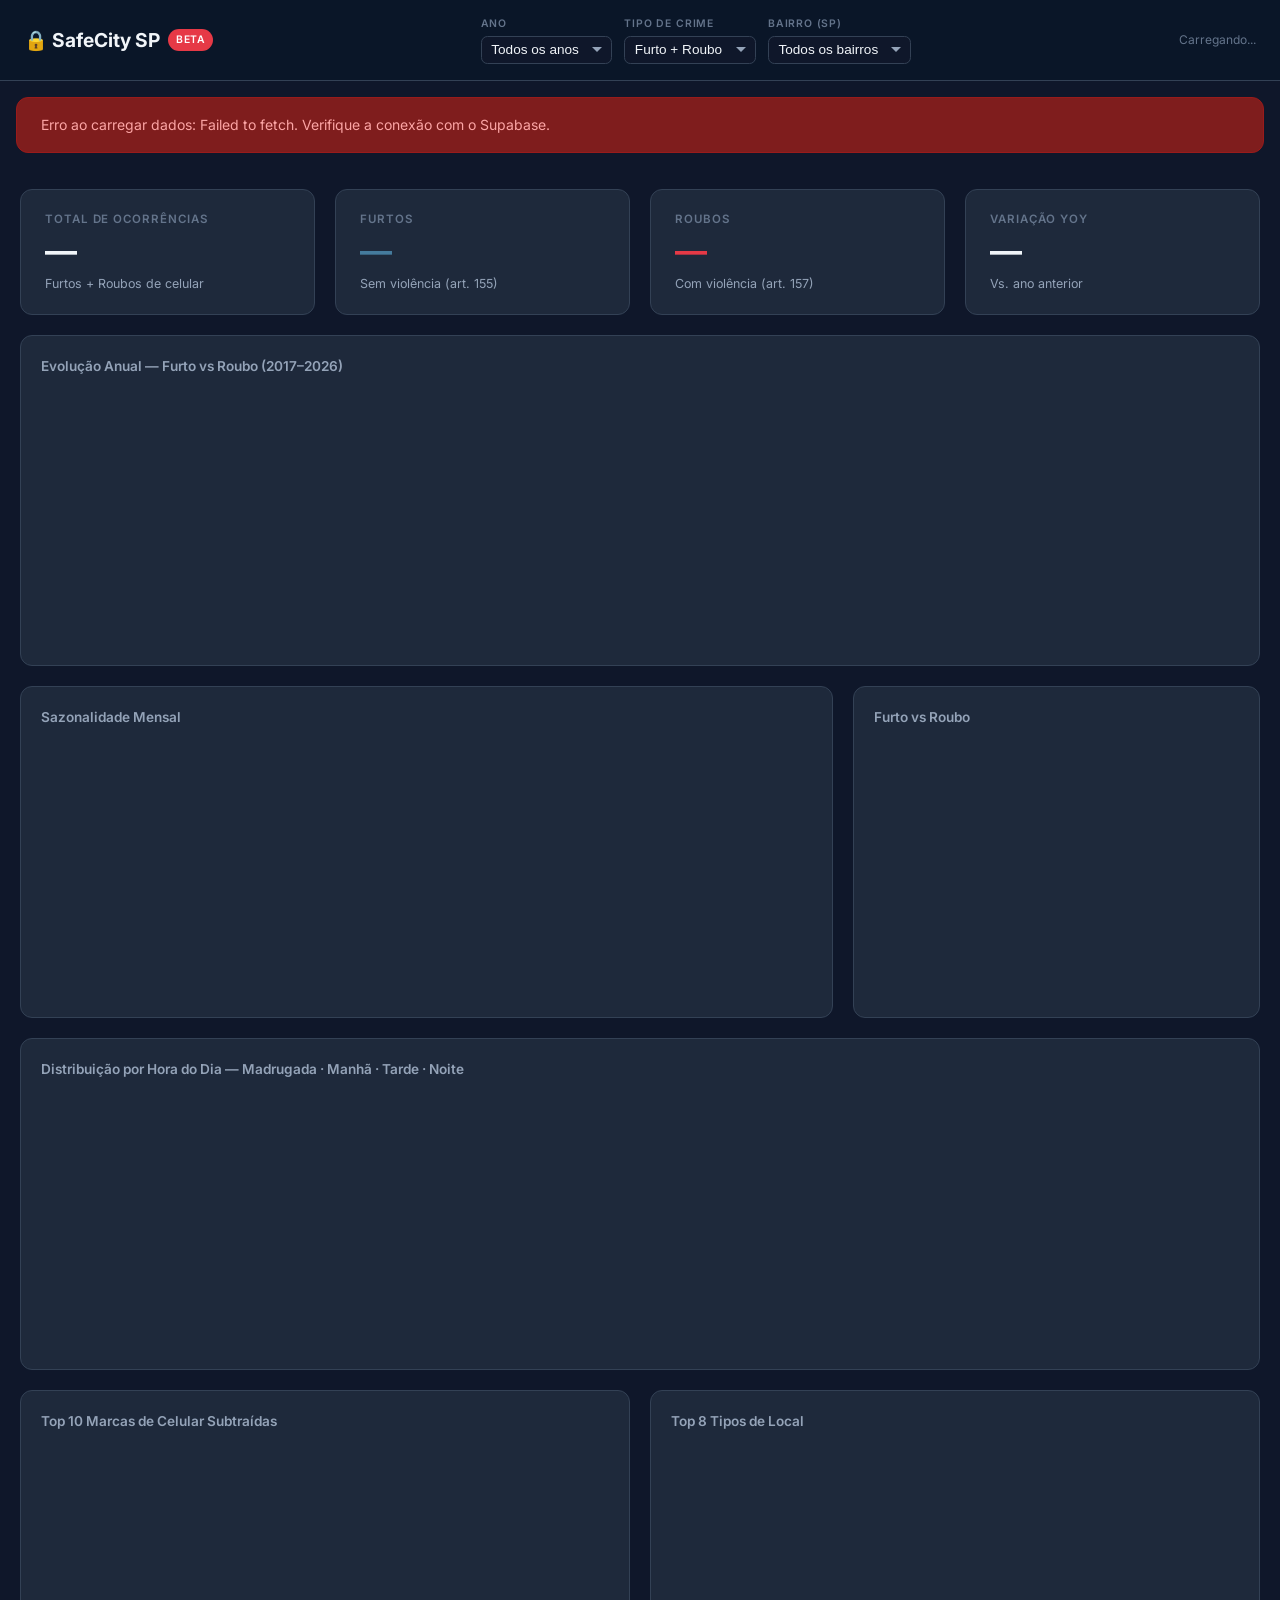
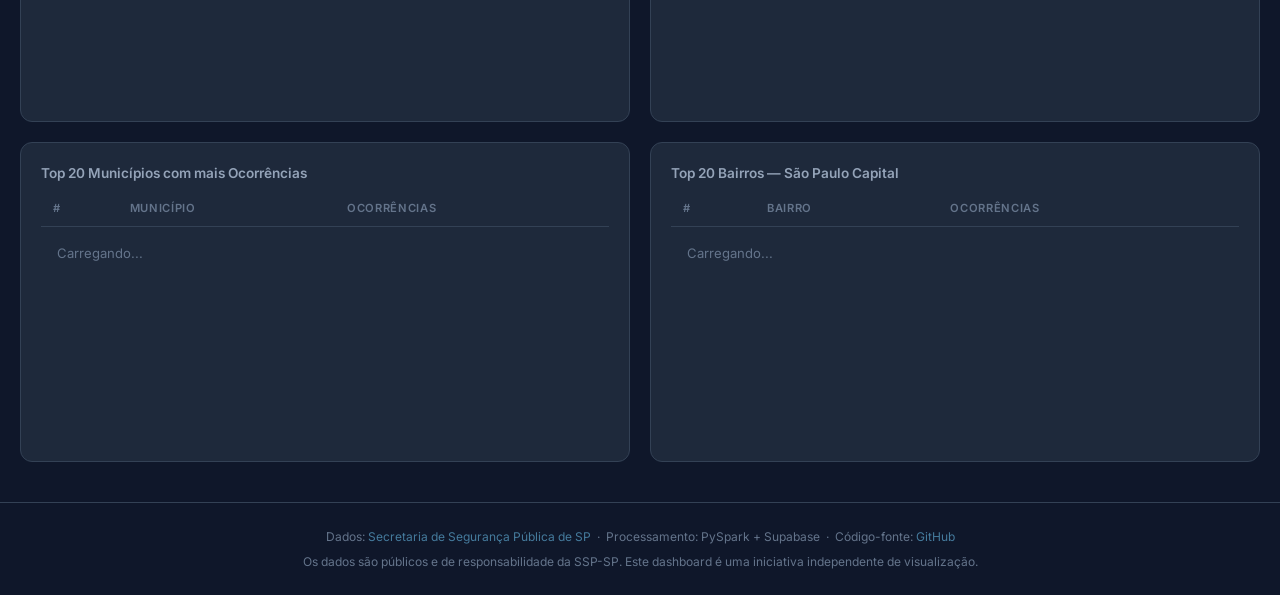
<file: web/index.html>
<!DOCTYPE html>
<html lang="pt-BR">
<head>
  <meta charset="UTF-8" />
  <meta name="viewport" content="width=device-width, initial-scale=1.0" />
  <meta name="description" content="SafeCity SP — Dashboard de roubos e furtos de celulares em São Paulo (2017–2026). Dados públicos da SSP-SP." />
  <title>SafeCity SP — Roubos de Celulares</title>

  <!-- Inter font — carregada do Google Fonts para tipografia limpa e legível -->
  <link rel="preconnect" href="https://fonts.googleapis.com" />
  <link href="https://fonts.googleapis.com/css2?family=Inter:wght@400;500;600;700&display=swap" rel="stylesheet" />

  <!-- Plotly.js via CDN com versão fixada — evita breaking changes silenciosos -->
  <script src="https://cdn.plot.ly/plotly-2.35.2.min.js"></script>

  <link rel="stylesheet" href="css/style.css" />

  <!-- Configuração do Supabase injetada aqui para que dashboard.js a leia via window.*
       MOTIVO: centralizar credenciais em uma única linha facilita o deploy no Vercel
               sem precisar de um bundler ou variáveis de ambiente no frontend.
               A ANON KEY é pública por design — dados da SSP-SP são públicos por lei. -->
  <script>
    window.SUPABASE_URL = 'https://zrfwudsvrikfevlmigvo.supabase.co';
    window.SUPABASE_KEY = 'eyJhbGciOiJIUzI1NiIsInR5cCI6IkpXVCJ9.eyJpc3MiOiJzdXBhYmFzZSIsInJlZiI6InpyZnd1ZHN2cmlrZmV2bG1pZ3ZvIiwicm9sZSI6ImFub24iLCJpYXQiOjE3NzY1NjY4NjMsImV4cCI6MjA5MjE0Mjg2M30.8KQccMInaRcTiPKaFfM3jUrErBkgXclDLV6MvkkGyeo';
  </script>
</head>
<body>

  <!-- ── Loading overlay ──────────────────────────────────────────────────── -->
  <div id="loading" class="loading-overlay">
    <div class="spinner"></div>
    <p>Carregando dados de segurança pública...</p>
  </div>

  <!-- ── Header ───────────────────────────────────────────────────────────── -->
  <header class="site-header">
    <h1>
      🔒 SafeCity SP
      <span class="badge">Beta</span>
    </h1>

    <!-- Filtros globais — aplicados a todos os gráficos simultaneamente -->
    <div class="filters">
      <div class="filter-group">
        <label for="filter-ano">Ano</label>
        <select id="filter-ano">
          <option value="">Todos os anos</option>
          <!-- Anos populados dinamicamente pelo dashboard.js após carregar os dados -->
        </select>
      </div>

      <div class="filter-group">
        <label for="filter-tipo">Tipo de crime</label>
        <select id="filter-tipo">
          <option value="">Furto + Roubo</option>
          <option value="Furto">Furto</option>
          <option value="Roubo">Roubo</option>
        </select>
      </div>

      <div class="filter-group">
        <label for="filter-bairro">Bairro (SP)</label>
        <select id="filter-bairro">
          <option value="">Todos os bairros</option>
          <!-- Bairros populados dinamicamente pelo dashboard.js após carregar os dados -->
        </select>
      </div>
    </div>

    <span class="header-meta" id="meta-periodo">Carregando...</span>
  </header>

  <!-- ── Banner de erro ───────────────────────────────────────────────────── -->
  <div id="error-banner" class="error-banner" style="margin:1rem;"></div>

  <!-- ── Dashboard principal ──────────────────────────────────────────────── -->
  <main class="dashboard">

    <!-- KPI Cards -->
    <section class="kpi-grid">
      <div class="kpi-card total">
        <span class="label">Total de Ocorrências</span>
        <span class="value" id="kpi-total">—</span>
        <span class="sub">Furtos + Roubos de celular</span>
      </div>
      <div class="kpi-card furto">
        <span class="label">Furtos</span>
        <span class="value" id="kpi-furto">—</span>
        <span class="sub">Sem violência (art. 155)</span>
      </div>
      <div class="kpi-card roubo">
        <span class="label">Roubos</span>
        <span class="value" id="kpi-roubo">—</span>
        <span class="sub">Com violência (art. 157)</span>
      </div>
      <div class="kpi-card yoy" id="card-yoy">
        <span class="label">Variação YoY</span>
        <span class="value" id="kpi-yoy">—</span>
        <span class="sub">Vs. ano anterior</span>
      </div>
    </section>

    <!-- Linha 1: Evolução anual (full width) -->
    <section class="chart-row cols-1">
      <div class="chart-card">
        <h2>Evolução Anual — Furto vs Roubo (2017–2026)</h2>
        <div id="chart-anual" class="plot-container"></div>
      </div>
    </section>

    <!-- Linha 2: Sazonalidade mensal + Furto vs Roubo donut -->
    <section class="chart-row cols-2-1">
      <div class="chart-card">
        <h2>Sazonalidade Mensal</h2>
        <div id="chart-mensal" class="plot-container"></div>
      </div>
      <div class="chart-card">
        <h2>Furto vs Roubo</h2>
        <div id="chart-tipo" class="plot-container"></div>
      </div>
    </section>

    <!-- Linha 3: Distribuição horária (full width) -->
    <section class="chart-row cols-1">
      <div class="chart-card">
        <h2>Distribuição por Hora do Dia — Madrugada · Manhã · Tarde · Noite</h2>
        <div id="chart-horario" class="plot-container"></div>
      </div>
    </section>

    <!-- Linha 4: Top marcas + Tipos de local -->
    <section class="chart-row cols-2">
      <div class="chart-card">
        <h2>Top 10 Marcas de Celular Subtraídas</h2>
        <div id="chart-marcas" class="plot-container"></div>
      </div>
      <div class="chart-card">
        <h2>Top 8 Tipos de Local</h2>
        <div id="chart-locais" class="plot-container"></div>
      </div>
    </section>

    <!-- Linha 5: Ranking de municípios + Ranking de bairros (SP) -->
    <section class="chart-row cols-2">

      <div class="chart-card">
        <h2>Top 20 Municípios com mais Ocorrências</h2>
        <div class="table-scroll">
          <table class="ranking-table">
            <thead>
              <tr>
                <th>#</th>
                <th>Município</th>
                <th>Ocorrências</th>
              </tr>
            </thead>
            <tbody id="tabela-municipios">
              <tr><td colspan="3" style="color:#64748b;padding:1rem;">Carregando...</td></tr>
            </tbody>
          </table>
        </div>
      </div>

      <div class="chart-card">
        <h2>Top 20 Bairros — São Paulo Capital</h2>
        <div class="table-scroll">
          <table class="ranking-table">
            <thead>
              <tr>
                <th>#</th>
                <th>Bairro</th>
                <th>Ocorrências</th>
              </tr>
            </thead>
            <tbody id="tabela-bairros">
              <tr><td colspan="3" style="color:#64748b;padding:1rem;">Carregando...</td></tr>
            </tbody>
          </table>
        </div>
      </div>

    </section>

  </main>

  <!-- ── Footer ───────────────────────────────────────────────────────────── -->
  <footer class="site-footer">
    <p>
      Dados: <a href="https://www.ssp.sp.gov.br/estatistica/consultas" target="_blank" rel="noopener">
        Secretaria de Segurança Pública de SP
      </a>
      &nbsp;·&nbsp;
      Processamento: PySpark + Supabase
      &nbsp;·&nbsp;
      Código-fonte: <a href="https://github.com/igorqv/safecity" target="_blank" rel="noopener">GitHub</a>
    </p>
    <p style="margin-top:0.4rem;">
      Os dados são públicos e de responsabilidade da SSP-SP. Este dashboard é uma iniciativa independente de visualização.
    </p>
  </footer>

  <!-- dashboard.js carregado ao final para garantir que o DOM esteja pronto -->
  <script src="js/dashboard.js"></script>

</body>
</html>
</file>
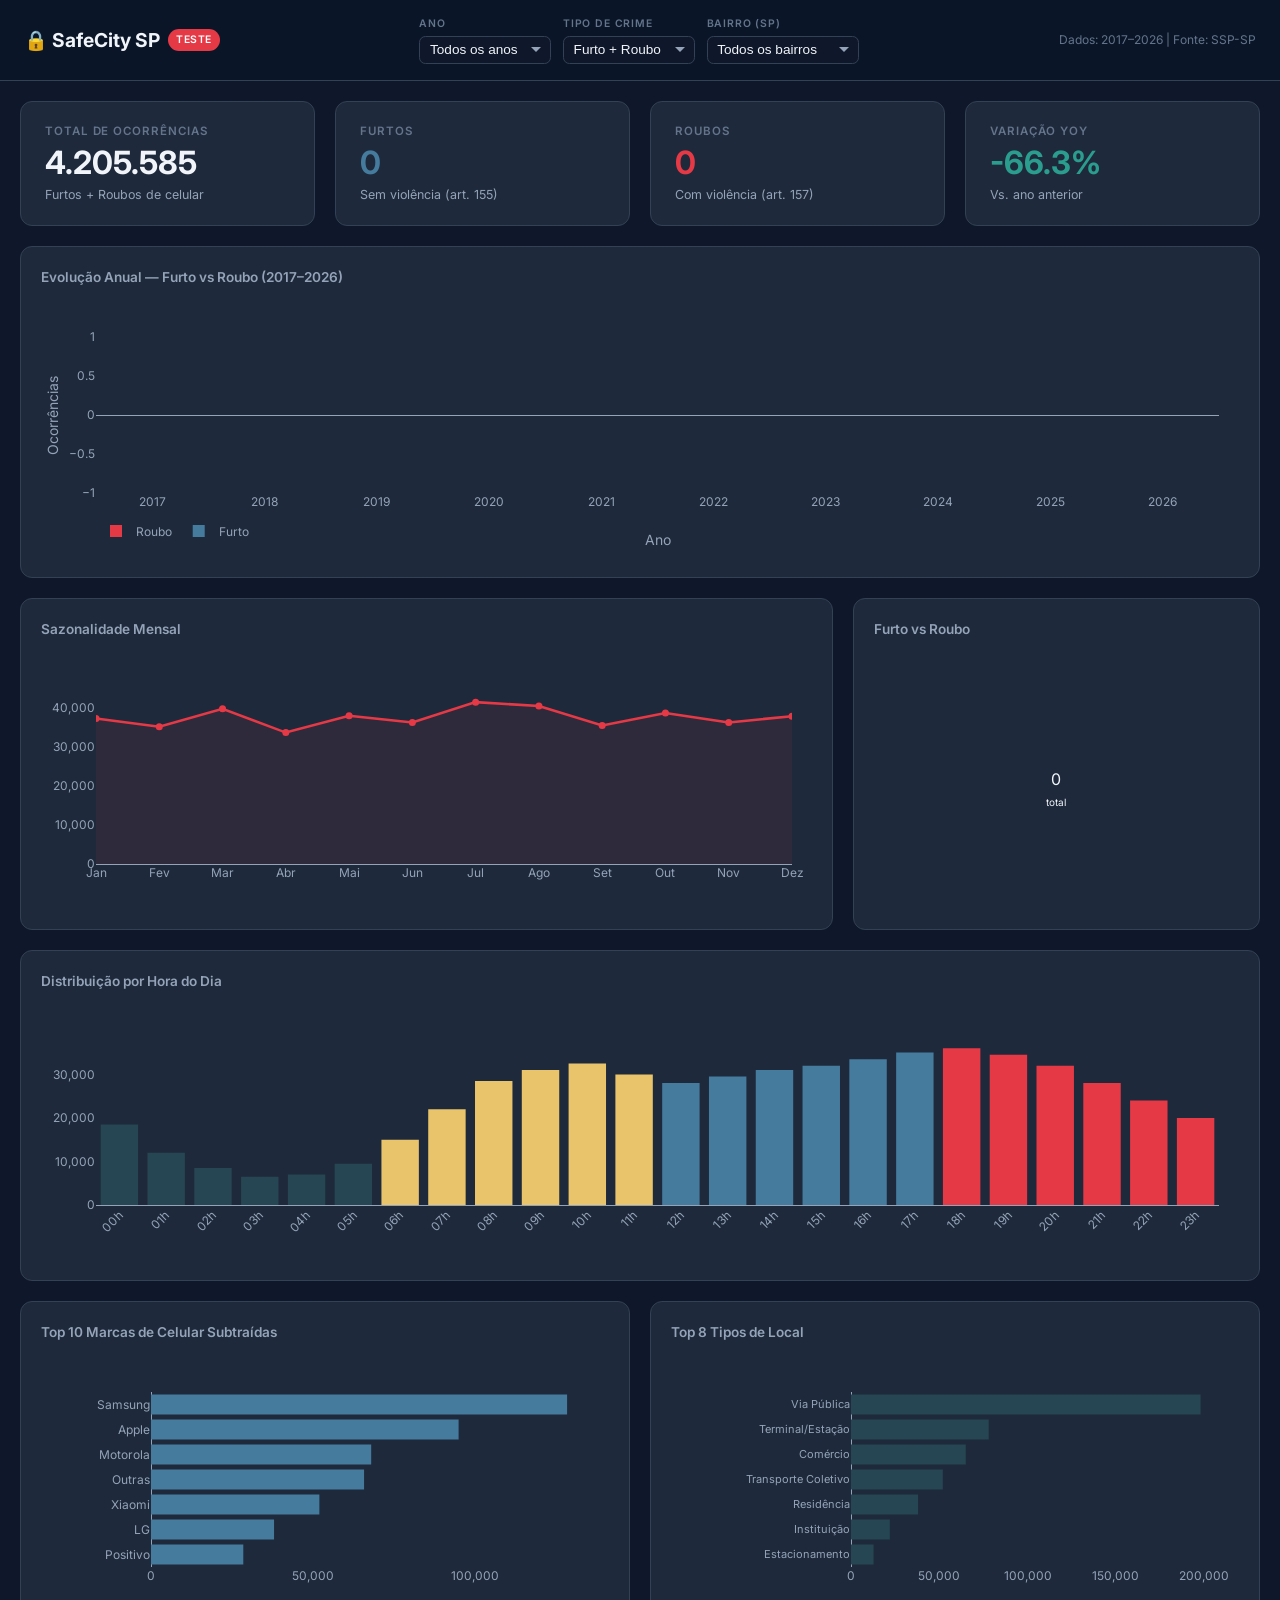
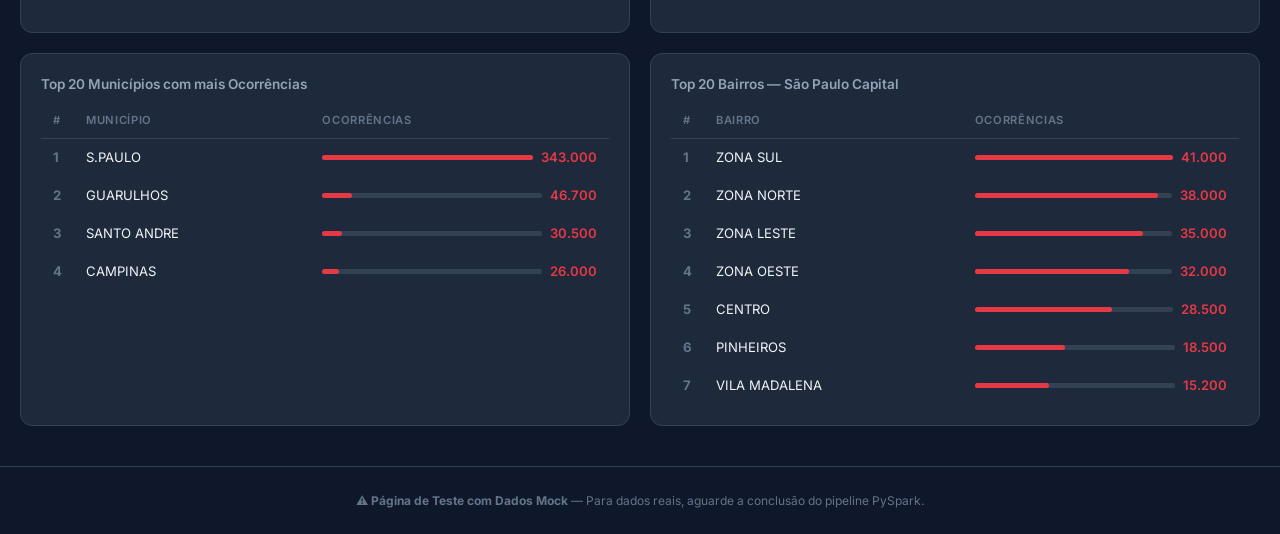
<file: web/test.html>
<!DOCTYPE html>
<html lang="pt-BR">
<head>
  <meta charset="UTF-8" />
  <meta name="viewport" content="width=device-width, initial-scale=1.0" />
  <title>SafeCity SP — Teste com Dados Mock</title>

  <link rel="preconnect" href="https://fonts.googleapis.com" />
  <link href="https://fonts.googleapis.com/css2?family=Inter:wght@400;500;600;700&display=swap" rel="stylesheet" />

  <script src="https://cdn.plot.ly/plotly-2.35.2.min.js"></script>

  <link rel="stylesheet" href="css/style.css" />

  <script>
    // Dados mock para teste
    window.MOCK_DATA = {
      annual: [
        { ano: 2017, total_ocorrencias: 521711, total_furtos: 312000, total_roubos: 209711, variacao_yoy: null },
        { ano: 2018, total_ocorrencias: 493586, total_furtos: 285000, total_roubos: 208586, variacao_yoy: -5.4 },
        { ano: 2019, total_ocorrencias: 518325, total_furtos: 310000, total_roubos: 208325, variacao_yoy: 5.0 },
        { ano: 2020, total_ocorrencias: 373035, total_furtos: 215000, total_roubos: 158035, variacao_yoy: -28.1 },
        { ano: 2021, total_ocorrencias: 392244, total_furtos: 228000, total_roubos: 164244, variacao_yoy: 5.1 },
        { ano: 2022, total_ocorrencias: 442730, total_furtos: 258000, total_roubos: 184730, variacao_yoy: 12.8 },
        { ano: 2023, total_ocorrencias: 490154, total_furtos: 285000, total_roubos: 205154, variacao_yoy: 10.7 },
        { ano: 2024, total_ocorrencias: 465800, total_furtos: 270000, total_roubos: 195800, variacao_yoy: -4.9 },
        { ano: 2025, total_ocorrencias: 380000, total_furtos: 220000, total_roubos: 160000, variacao_yoy: -18.4 },
        { ano: 2026, total_ocorrencias: 128000, total_furtos: 75000, total_roubos: 53000, variacao_yoy: -66.3 }
      ],
      monthly: [
        { ano: 2024, mes: 1, tipo_crime: 'Furto', total_ocorrencias: 21500 },
        { ano: 2024, mes: 1, tipo_crime: 'Roubo', total_ocorrencias: 15800 },
        { ano: 2024, mes: 2, tipo_crime: 'Furto', total_ocorrencias: 20000 },
        { ano: 2024, mes: 2, tipo_crime: 'Roubo', total_ocorrencias: 15200 },
        { ano: 2024, mes: 3, tipo_crime: 'Furto', total_ocorrencias: 23000 },
        { ano: 2024, mes: 3, tipo_crime: 'Roubo', total_ocorrencias: 16800 },
        { ano: 2024, mes: 4, tipo_crime: 'Furto', total_ocorrencias: 19500 },
        { ano: 2024, mes: 4, tipo_crime: 'Roubo', total_ocorrencias: 14200 },
        { ano: 2024, mes: 5, tipo_crime: 'Furto', total_ocorrencias: 22000 },
        { ano: 2024, mes: 5, tipo_crime: 'Roubo', total_ocorrencias: 16000 },
        { ano: 2024, mes: 6, tipo_crime: 'Furto', total_ocorrencias: 21000 },
        { ano: 2024, mes: 6, tipo_crime: 'Roubo', total_ocorrencias: 15300 },
        { ano: 2024, mes: 7, tipo_crime: 'Furto', total_ocorrencias: 24000 },
        { ano: 2024, mes: 7, tipo_crime: 'Roubo', total_ocorrencias: 17500 },
        { ano: 2024, mes: 8, tipo_crime: 'Furto', total_ocorrencias: 23500 },
        { ano: 2024, mes: 8, tipo_crime: 'Roubo', total_ocorrencias: 17000 },
        { ano: 2024, mes: 9, tipo_crime: 'Furto', total_ocorrencias: 20500 },
        { ano: 2024, mes: 9, tipo_crime: 'Roubo', total_ocorrencias: 15000 },
        { ano: 2024, mes: 10, tipo_crime: 'Furto', total_ocorrencias: 22500 },
        { ano: 2024, mes: 10, tipo_crime: 'Roubo', total_ocorrencias: 16200 },
        { ano: 2024, mes: 11, tipo_crime: 'Furto', total_ocorrencias: 21000 },
        { ano: 2024, mes: 11, tipo_crime: 'Roubo', total_ocorrencias: 15300 },
        { ano: 2024, mes: 12, tipo_crime: 'Furto', total_ocorrencias: 22000 },
        { ano: 2024, mes: 12, tipo_crime: 'Roubo', total_ocorrencias: 15900 }
      ],
      municipality: [
        { ano: 2024, municipio: 'S.PAULO', total_ocorrencias: 198000, tipo_crime: 'Furto' },
        { ano: 2024, municipio: 'S.PAULO', total_ocorrencias: 145000, tipo_crime: 'Roubo' },
        { ano: 2024, municipio: 'GUARULHOS', total_ocorrencias: 28500, tipo_crime: 'Furto' },
        { ano: 2024, municipio: 'GUARULHOS', total_ocorrencias: 18200, tipo_crime: 'Roubo' },
        { ano: 2024, municipio: 'SANTO ANDRE', total_ocorrencias: 18000, tipo_crime: 'Furto' },
        { ano: 2024, municipio: 'SANTO ANDRE', total_ocorrencias: 12500, tipo_crime: 'Roubo' },
        { ano: 2024, municipio: 'CAMPINAS', total_ocorrencias: 15200, tipo_crime: 'Furto' },
        { ano: 2024, municipio: 'CAMPINAS', total_ocorrencias: 10800, tipo_crime: 'Roubo' }
      ],
      bairro: [
        { ano: 2024, bairro: 'CENTRO', total_ocorrencias: 28500 },
        { ano: 2024, bairro: 'ZONA LESTE', total_ocorrencias: 35000 },
        { ano: 2024, bairro: 'ZONA OESTE', total_ocorrencias: 32000 },
        { ano: 2024, bairro: 'ZONA SUL', total_ocorrencias: 41000 },
        { ano: 2024, bairro: 'ZONA NORTE', total_ocorrencias: 38000 },
        { ano: 2024, bairro: 'PINHEIROS', total_ocorrencias: 18500 },
        { ano: 2024, bairro: 'VILA MADALENA', total_ocorrencias: 15200 }
      ],
      location: [
        { ano: 2024, tipo_local: 'Via Pública', total_ocorrencias: 198000 },
        { ano: 2024, tipo_local: 'Terminal/Estação', total_ocorrencias: 78000 },
        { ano: 2024, tipo_local: 'Comércio', total_ocorrencias: 65000 },
        { ano: 2024, tipo_local: 'Transporte Coletivo', total_ocorrencias: 52000 },
        { ano: 2024, tipo_local: 'Residência', total_ocorrencias: 38000 },
        { ano: 2024, tipo_local: 'Instituição', total_ocorrencias: 22000 },
        { ano: 2024, tipo_local: 'Estacionamento', total_ocorrencias: 12800 }
      ],
      brand: [
        { ano: 2024, marca: 'Samsung', total_ocorrencias: 128500 },
        { ano: 2024, marca: 'Apple', total_ocorrencias: 95000 },
        { ano: 2024, marca: 'Motorola', total_ocorrencias: 68000 },
        { ano: 2024, marca: 'Xiaomi', total_ocorrencias: 52000 },
        { ano: 2024, marca: 'LG', total_ocorrencias: 38000 },
        { ano: 2024, marca: 'Positivo', total_ocorrencias: 28500 },
        { ano: 2024, marca: 'Outras', total_ocorrencias: 65800 }
      ],
      hour: [
        { ano: 2024, hora: 0, total_ocorrencias: 18500 },
        { ano: 2024, hora: 1, total_ocorrencias: 12000 },
        { ano: 2024, hora: 2, total_ocorrencias: 8500 },
        { ano: 2024, hora: 3, total_ocorrencias: 6500 },
        { ano: 2024, hora: 4, total_ocorrencias: 7000 },
        { ano: 2024, hora: 5, total_ocorrencias: 9500 },
        { ano: 2024, hora: 6, total_ocorrencias: 15000 },
        { ano: 2024, hora: 7, total_ocorrencias: 22000 },
        { ano: 2024, hora: 8, total_ocorrencias: 28500 },
        { ano: 2024, hora: 9, total_ocorrencias: 31000 },
        { ano: 2024, hora: 10, total_ocorrencias: 32500 },
        { ano: 2024, hora: 11, total_ocorrencias: 30000 },
        { ano: 2024, hora: 12, total_ocorrencias: 28000 },
        { ano: 2024, hora: 13, total_ocorrencias: 29500 },
        { ano: 2024, hora: 14, total_ocorrencias: 31000 },
        { ano: 2024, hora: 15, total_ocorrencias: 32000 },
        { ano: 2024, hora: 16, total_ocorrencias: 33500 },
        { ano: 2024, hora: 17, total_ocorrencias: 35000 },
        { ano: 2024, hora: 18, total_ocorrencias: 36000 },
        { ano: 2024, hora: 19, total_ocorrencias: 34500 },
        { ano: 2024, hora: 20, total_ocorrencias: 32000 },
        { ano: 2024, hora: 21, total_ocorrencias: 28000 },
        { ano: 2024, hora: 22, total_ocorrencias: 24000 },
        { ano: 2024, hora: 23, total_ocorrencias: 20000 }
      ],
      period: [
        { ano: 2024, periodo: 'Madrugada', total_ocorrencias: 62000 },
        { ano: 2024, periodo: 'Manhã', total_ocorrencias: 98000 },
        { ano: 2024, periodo: 'Tarde', total_ocorrencias: 135000 },
        { ano: 2024, periodo: 'Noite', total_ocorrencias: 170800 }
      ]
    };
  </script>
</head>
<body>

  <div id="loading" class="loading-overlay hidden">
    <div class="spinner"></div>
    <p>Carregando dados...</p>
  </div>

  <header class="site-header">
    <h1>
      🔒 SafeCity SP
      <span class="badge">Teste</span>
    </h1>

    <div class="filters">
      <div class="filter-group">
        <label for="filter-ano">Ano</label>
        <select id="filter-ano">
          <option value="">Todos os anos</option>
        </select>
      </div>

      <div class="filter-group">
        <label for="filter-tipo">Tipo de crime</label>
        <select id="filter-tipo">
          <option value="">Furto + Roubo</option>
          <option value="Furto">Furto</option>
          <option value="Roubo">Roubo</option>
        </select>
      </div>

      <div class="filter-group">
        <label for="filter-bairro">Bairro (SP)</label>
        <select id="filter-bairro">
          <option value="">Todos os bairros</option>
        </select>
      </div>
    </div>

    <span class="header-meta" id="meta-periodo">Dados: 2017–2026</span>
  </header>

  <div id="error-banner" class="error-banner" style="margin:1rem;"></div>

  <main class="dashboard">

    <section class="kpi-grid">
      <div class="kpi-card total">
        <span class="label">Total de Ocorrências</span>
        <span class="value" id="kpi-total">—</span>
        <span class="sub">Furtos + Roubos de celular</span>
      </div>
      <div class="kpi-card furto">
        <span class="label">Furtos</span>
        <span class="value" id="kpi-furto">—</span>
        <span class="sub">Sem violência (art. 155)</span>
      </div>
      <div class="kpi-card roubo">
        <span class="label">Roubos</span>
        <span class="value" id="kpi-roubo">—</span>
        <span class="sub">Com violência (art. 157)</span>
      </div>
      <div class="kpi-card yoy" id="card-yoy">
        <span class="label">Variação YoY</span>
        <span class="value" id="kpi-yoy">—</span>
        <span class="sub">Vs. ano anterior</span>
      </div>
    </section>

    <section class="chart-row cols-1">
      <div class="chart-card">
        <h2>Evolução Anual — Furto vs Roubo (2017–2026)</h2>
        <div id="chart-anual" class="plot-container"></div>
      </div>
    </section>

    <section class="chart-row cols-2-1">
      <div class="chart-card">
        <h2>Sazonalidade Mensal</h2>
        <div id="chart-mensal" class="plot-container"></div>
      </div>
      <div class="chart-card">
        <h2>Furto vs Roubo</h2>
        <div id="chart-tipo" class="plot-container"></div>
      </div>
    </section>

    <section class="chart-row cols-1">
      <div class="chart-card">
        <h2>Distribuição por Hora do Dia</h2>
        <div id="chart-horario" class="plot-container"></div>
      </div>
    </section>

    <section class="chart-row cols-2">
      <div class="chart-card">
        <h2>Top 10 Marcas de Celular Subtraídas</h2>
        <div id="chart-marcas" class="plot-container"></div>
      </div>
      <div class="chart-card">
        <h2>Top 8 Tipos de Local</h2>
        <div id="chart-locais" class="plot-container"></div>
      </div>
    </section>

    <section class="chart-row cols-2">
      <div class="chart-card">
        <h2>Top 20 Municípios com mais Ocorrências</h2>
        <div class="table-scroll">
          <table class="ranking-table">
            <thead>
              <tr>
                <th>#</th>
                <th>Município</th>
                <th>Ocorrências</th>
              </tr>
            </thead>
            <tbody id="tabela-municipios">
              <tr><td colspan="3" style="color:#64748b;padding:1rem;">Carregando...</td></tr>
            </tbody>
          </table>
        </div>
      </div>

      <div class="chart-card">
        <h2>Top 20 Bairros — São Paulo Capital</h2>
        <div class="table-scroll">
          <table class="ranking-table">
            <thead>
              <tr>
                <th>#</th>
                <th>Bairro</th>
                <th>Ocorrências</th>
              </tr>
            </thead>
            <tbody id="tabela-bairros">
              <tr><td colspan="3" style="color:#64748b;padding:1rem;">Carregando...</td></tr>
            </tbody>
          </table>
        </div>
      </div>
    </section>

  </main>

  <footer class="site-footer">
    <p>
      <strong>⚠️ Página de Teste com Dados Mock</strong> — Para dados reais, aguarde a conclusão do pipeline PySpark.
    </p>
  </footer>

  <script src="js/dashboard.js"></script>

</body>
</html>
</file>
<file: web/css/style.css>
/* ============================================================
   SafeCity SP — Estilos do Dashboard
   Tema escuro: transmite seriedade para um dashboard de segurança pública.
   Layout responsivo usando CSS Grid — sem frameworks, sem build step.
   ============================================================ */

/* ── Reset e variáveis ────────────────────────────────────────────────────── */
*, *::before, *::after { box-sizing: border-box; margin: 0; padding: 0; }

:root {
  /* Paleta de cores — mesma usada nos gráficos Plotly (COLORS em dashboard.js) */
  --color-primary:    #E63946;   /* vermelho: crimes, urgência */
  --color-secondary:  #457B9D;   /* azul: furtos, comparativo */
  --color-tertiary:   #2A9D8F;   /* verde-azul: positivo / queda */
  --color-warning:    #E9C46A;   /* amarelo: alerta */
  --color-dark:       #264653;   /* cinza-escuro: neutro */

  /* Backgrounds */
  --bg-page:    #0f172a;         /* fundo geral — azul marinho escuro */
  --bg-card:    #1e293b;         /* cards e charts */
  --bg-header:  #0a1628;         /* header principal */

  /* Textos */
  --text-primary:   #f1f5f9;
  --text-secondary: #94a3b8;
  --text-muted:     #64748b;

  /* Bordas */
  --border:     1px solid #334155;

  /* Espaçamentos */
  --gap:        1.25rem;
  --radius:     0.75rem;
}

html { scroll-behavior: smooth; }

body {
  background: var(--bg-page);
  color: var(--text-primary);
  font-family: 'Inter', system-ui, -apple-system, sans-serif;
  font-size: 14px;
  line-height: 1.6;
  min-height: 100vh;
}

/* ── Header ──────────────────────────────────────────────────────────────── */
.site-header {
  background: var(--bg-header);
  border-bottom: var(--border);
  padding: 1rem 1.5rem;
  display: flex;
  flex-wrap: wrap;
  align-items: center;
  justify-content: space-between;
  gap: 1rem;
  position: sticky;
  top: 0;
  z-index: 100;
}

.site-header h1 {
  font-size: 1.2rem;
  font-weight: 700;
  color: var(--text-primary);
  display: flex;
  align-items: center;
  gap: 0.5rem;
}

.site-header h1 span.badge {
  background: var(--color-primary);
  color: #fff;
  font-size: 0.65rem;
  font-weight: 600;
  padding: 0.15rem 0.5rem;
  border-radius: 999px;
  letter-spacing: 0.05em;
  text-transform: uppercase;
}

.header-meta {
  font-size: 0.75rem;
  color: var(--text-muted);
}

/* ── Filtros ─────────────────────────────────────────────────────────────── */
.filters {
  display: flex;
  flex-wrap: wrap;
  gap: 0.75rem;
  align-items: center;
}

.filter-group {
  display: flex;
  flex-direction: column;
  gap: 0.2rem;
}

.filter-group label {
  font-size: 0.65rem;
  font-weight: 600;
  text-transform: uppercase;
  letter-spacing: 0.08em;
  color: var(--text-muted);
}

.filter-group select {
  background: #0f172a;
  color: var(--text-primary);
  border: var(--border);
  border-radius: 0.4rem;
  padding: 0.35rem 2rem 0.35rem 0.6rem;
  font-size: 0.85rem;
  cursor: pointer;
  appearance: none;
  /* Seta customizada */
  background-image: url("data:image/svg+xml,%3Csvg xmlns='http://www.w3.org/2000/svg' width='12' height='12' viewBox='0 0 12 12'%3E%3Cpath fill='%2394a3b8' d='M6 8L1 3h10z'/%3E%3C/svg%3E");
  background-repeat: no-repeat;
  background-position: right 0.5rem center;
}

.filter-group select:focus {
  outline: 2px solid var(--color-primary);
  outline-offset: 2px;
}

/* ── Layout principal ────────────────────────────────────────────────────── */
.dashboard {
  max-width: 1400px;
  margin: 0 auto;
  padding: var(--gap);
  display: flex;
  flex-direction: column;
  gap: var(--gap);
}

/* ── KPI Cards ───────────────────────────────────────────────────────────── */
.kpi-grid {
  display: grid;
  grid-template-columns: repeat(4, 1fr);
  gap: var(--gap);
}

.kpi-card {
  background: var(--bg-card);
  border: var(--border);
  border-radius: var(--radius);
  padding: 1.25rem 1.5rem;
  display: flex;
  flex-direction: column;
  gap: 0.4rem;
}

.kpi-card .label {
  font-size: 0.72rem;
  font-weight: 600;
  text-transform: uppercase;
  letter-spacing: 0.08em;
  color: var(--text-muted);
}

.kpi-card .value {
  font-size: 2rem;
  font-weight: 700;
  line-height: 1;
  color: var(--text-primary);
}

.kpi-card .sub {
  font-size: 0.78rem;
  color: var(--text-secondary);
}

/* Cores específicas por card */
.kpi-card.total   .value { color: var(--text-primary); }
.kpi-card.furto   .value { color: var(--color-secondary); }
.kpi-card.roubo   .value { color: var(--color-primary); }
.kpi-card.yoy.up   .value { color: var(--color-primary); }   /* aumento = ruim */
.kpi-card.yoy.down .value { color: var(--color-tertiary); }  /* queda = bom */

/* ── Grid de gráficos ────────────────────────────────────────────────────── */
.chart-row {
  display: grid;
  gap: var(--gap);
}

/* Linha de dois gráficos iguais */
.chart-row.cols-2 { grid-template-columns: 1fr 1fr; }

/* Linha com gráfico grande + pequeno (2:1) */
.chart-row.cols-2-1 { grid-template-columns: 2fr 1fr; }

/* Linha única — gráfico full-width */
.chart-row.cols-1 { grid-template-columns: 1fr; }

.chart-card {
  background: var(--bg-card);
  border: var(--border);
  border-radius: var(--radius);
  padding: 1.25rem;
  display: flex;
  flex-direction: column;
  gap: 0.5rem;
  min-height: 320px;
}

.chart-card h2 {
  font-size: 0.85rem;
  font-weight: 600;
  color: var(--text-secondary);
}

/* Div que contém o Plotly — precisa de flex-grow para preencher o card */
.chart-card .plot-container {
  flex: 1;
  min-height: 260px;
}

/* ── Tabela de ranking ───────────────────────────────────────────────────── */
.ranking-table {
  width: 100%;
  border-collapse: collapse;
  font-size: 0.82rem;
}

.ranking-table th {
  text-align: left;
  padding: 0.5rem 0.75rem;
  color: var(--text-muted);
  font-weight: 600;
  font-size: 0.7rem;
  text-transform: uppercase;
  letter-spacing: 0.06em;
  border-bottom: var(--border);
}

.ranking-table td {
  padding: 0.5rem 0.75rem;
  border-bottom: 1px solid #1e293b;
  color: var(--text-primary);
}

.ranking-table tbody tr:hover { background: rgba(255,255,255,0.03); }

.ranking-table .rank-num {
  color: var(--text-muted);
  font-weight: 700;
  width: 2rem;
}

.ranking-table .total-val {
  text-align: right;
  font-weight: 600;
  color: var(--color-primary);
}

/* Barra de progresso na tabela */
.bar-bg {
  background: #334155;
  border-radius: 999px;
  height: 5px;
  flex: 1;
  min-width: 60px;
}

.bar-fill {
  background: var(--color-primary);
  border-radius: 999px;
  height: 100%;
  transition: width 0.3s ease;
}

.table-row-bar {
  display: flex;
  align-items: center;
  gap: 0.5rem;
}

/* ── Scroll interno para tabelas ─────────────────────────────────────────── */
.table-scroll {
  max-height: 320px;
  overflow-y: auto;
  scrollbar-width: thin;
  scrollbar-color: #334155 transparent;
}

/* ── Loading / Error states ──────────────────────────────────────────────── */
.loading-overlay {
  position: fixed;
  inset: 0;
  background: var(--bg-page);
  display: flex;
  flex-direction: column;
  align-items: center;
  justify-content: center;
  gap: 1rem;
  z-index: 9999;
}

.loading-overlay.hidden { display: none; }

.spinner {
  width: 2.5rem;
  height: 2.5rem;
  border: 3px solid #334155;
  border-top-color: var(--color-primary);
  border-radius: 50%;
  animation: spin 0.8s linear infinite;
}

@keyframes spin { to { transform: rotate(360deg); } }

.loading-overlay p {
  color: var(--text-secondary);
  font-size: 0.9rem;
}

.error-banner {
  display: none;
  background: #7f1d1d;
  color: #fca5a5;
  border: 1px solid #991b1b;
  border-radius: var(--radius);
  padding: 1rem 1.5rem;
  font-size: 0.875rem;
}

/* ── Footer ─────────────────────────────────────────────────────────────── */
.site-footer {
  text-align: center;
  padding: 1.5rem;
  color: var(--text-muted);
  font-size: 0.75rem;
  border-top: var(--border);
  margin-top: var(--gap);
}

.site-footer a { color: var(--color-secondary); text-decoration: none; }
.site-footer a:hover { text-decoration: underline; }

/* ── Responsividade ─────────────────────────────────────────────────────── */
@media (max-width: 1024px) {
  .kpi-grid { grid-template-columns: repeat(2, 1fr); }
  .chart-row.cols-2-1 { grid-template-columns: 1fr; }
}

@media (max-width: 640px) {
  .kpi-grid { grid-template-columns: 1fr 1fr; }
  .chart-row.cols-2 { grid-template-columns: 1fr; }
  .site-header { flex-direction: column; align-items: flex-start; }
}
</file>
